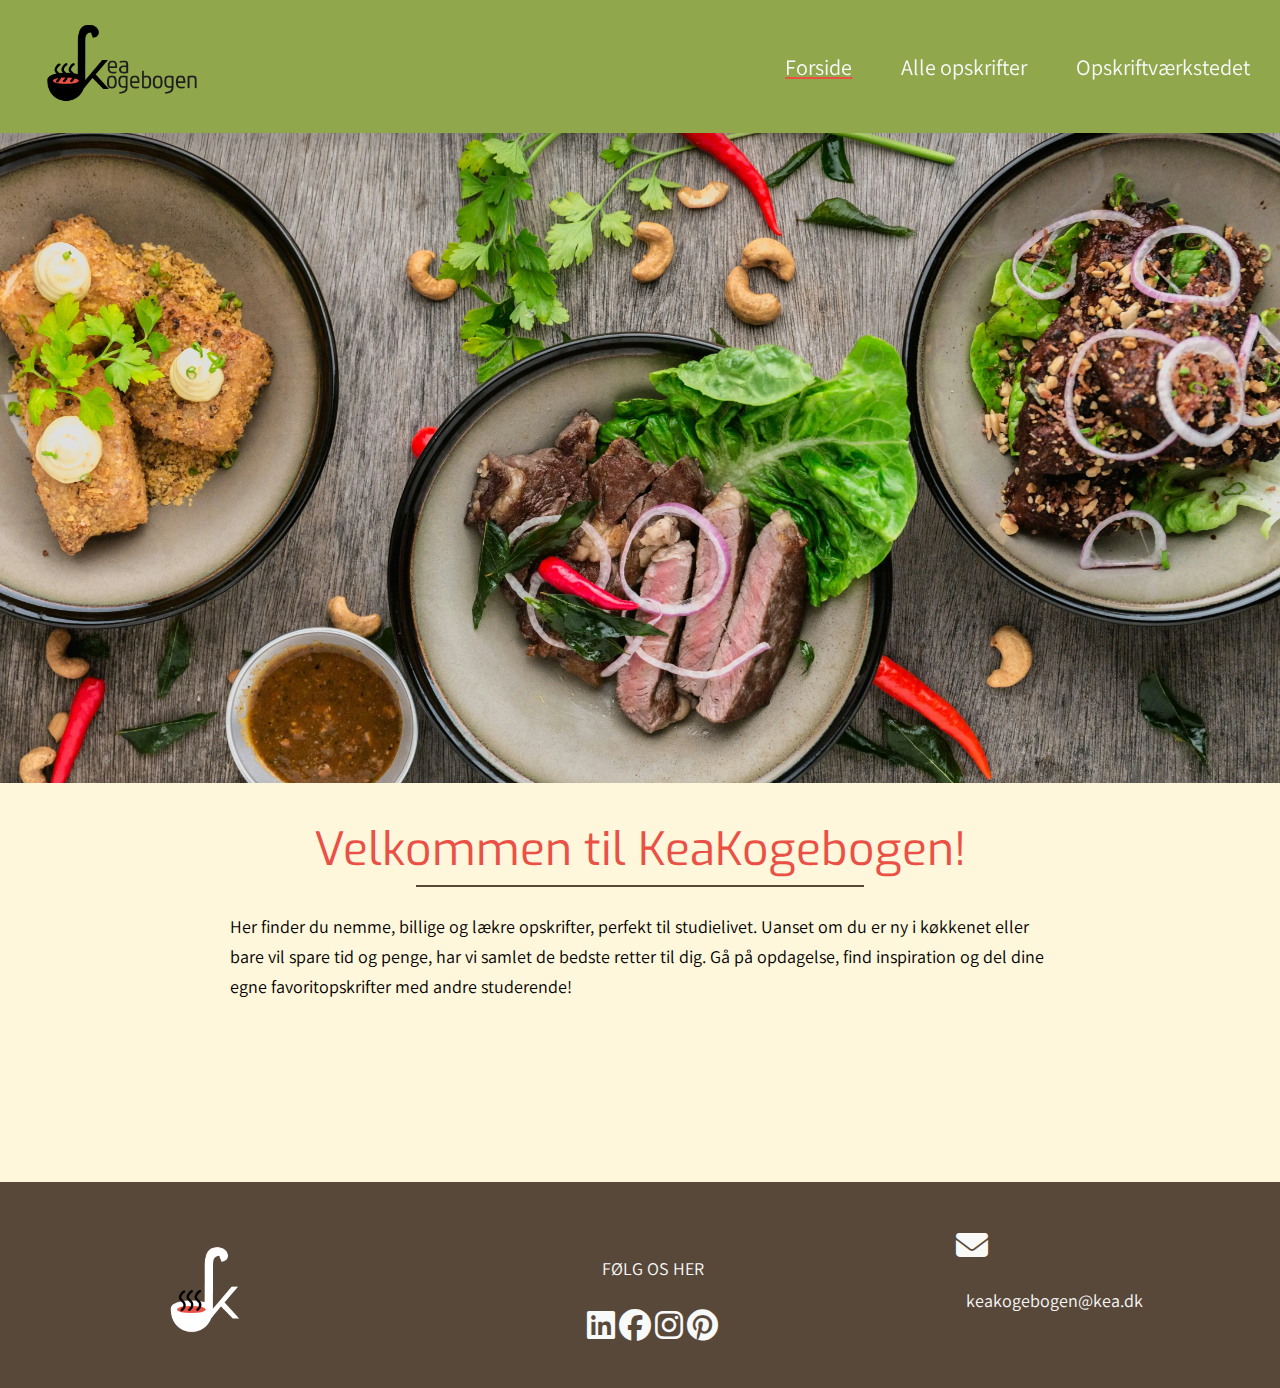
<file: index.html>
<!DOCTYPE html>
<html lang="Da">

<head>
    <meta charset="UTF-8">
    <meta name="viewport" content="width=device-width, initial-scale=1.0">
    <title>KeaKogebogen</title>
    <link rel="icon" href="assets/img/favicon.svg">
    <link rel="stylesheet" href="./css/faeles.css">
    <link rel="stylesheet" href="./css/index.css">
    <script src="js/index.js" defer></script>
    <script src="/js/menu.js" defer></script>
    <link rel="stylesheet" href="./css/faeles.css">
    <link rel="stylesheet" href="https://cdnjs.cloudflare.com/ajax/libs/font-awesome/6.5.1/css/all.min.css">
    <link rel="preconnect" href="https://fonts.googleapis.com">
    <link rel="preconnect" href="https://fonts.googleapis.com">


    <link rel="preconnect" href="https://fonts.googleapis.com">
    <link rel="preconnect" href="https://fonts.gstatic.com" crossorigin>
    <link href="https://fonts.googleapis.com/css2?family=Assistant:wght@200..800&display=swap" rel="stylesheet">

    <link rel="preconnect" href="https://fonts.googleapis.com">
    <link rel="preconnect" href="https://fonts.gstatic.com" crossorigin>
    <link
        href="https://fonts.googleapis.com/css2?family=Assistant:wght@200..800&family=Exo:ital,wght@0,100..900;1,100..900&display=swap"
        rel="stylesheet">


    <link rel="preconnect" href="https://fonts.gstatic.com" crossorigin>
    <link
        href="https://fonts.googleapis.com/css2?family=Anton&family=Exo:ital,wght@0,100..900;1,100..900&family=Farro:wght@300;400;500;700&family=Roboto:ital,wght@0,100..900;1,100..900&display=swap"
        rel="stylesheet">


</head>

<body>
    <header class="header">
        <div class="logo">
            <a href="index.html">
                <img src="/assets/img/Logo.png" alt="Logo">
            </a>
        </div>
        <nav>
            <ul class="menu">
                <li class="aktiv"><a href="index.html">Forside</a></li>
                <li><a href="produktliste.html">Alle opskrifter</a></li>

                <li><a href="opskrifter.html">Opskriftværkstedet</a></li>
            </ul>
        </nav>

        <div class="burger">
            <div class="line"></div>
            <div class="line"></div>
            <div class="line"></div>
        </div>
    </header>
    <img class="hero" src="/assets/img/hero_image.webp" alt="">
    <main>




        <h1>Velkommen til KeaKogebogen!</h1>
        <hr class="line">
        <p class="tekst">

            Her finder du nemme, billige og lækre opskrifter, perfekt til studielivet. Uanset om du er ny i køkkenet
            eller bare vil
            spare tid og penge, har vi samlet de bedste retter til dig.

            Gå på opdagelse, find inspiration og del dine egne favoritopskrifter med andre studerende! </p>
        <div class="grid_1-1-1-1">


        </div>




    </main>
    <footer>
        <div class="logo_footer">
            <a href="index.html">
                <img src="/assets/img/white_logo.png" alt="Logo">
            </a>
        </div>

        <div class="icons">
            <div>
                <p> FØLG OS HER</p>
                <div>
                    <i class="fab fa-linkedin fa-2x"></i>

                    <i class="fab fa-facebook fa-2x"></i>

                    <i class="fab fa-instagram fa-2x"></i>

                    <i class="fab fa-pinterest fa-2x"></i>
                </div>
            </div>
        </div>

        <div class="mail"><i class="fas fa-envelope fa-2x"></i>
            <p>keakogebogen@kea.dk</p>
        </div>
    </footer>
</body>

</html>
</file>
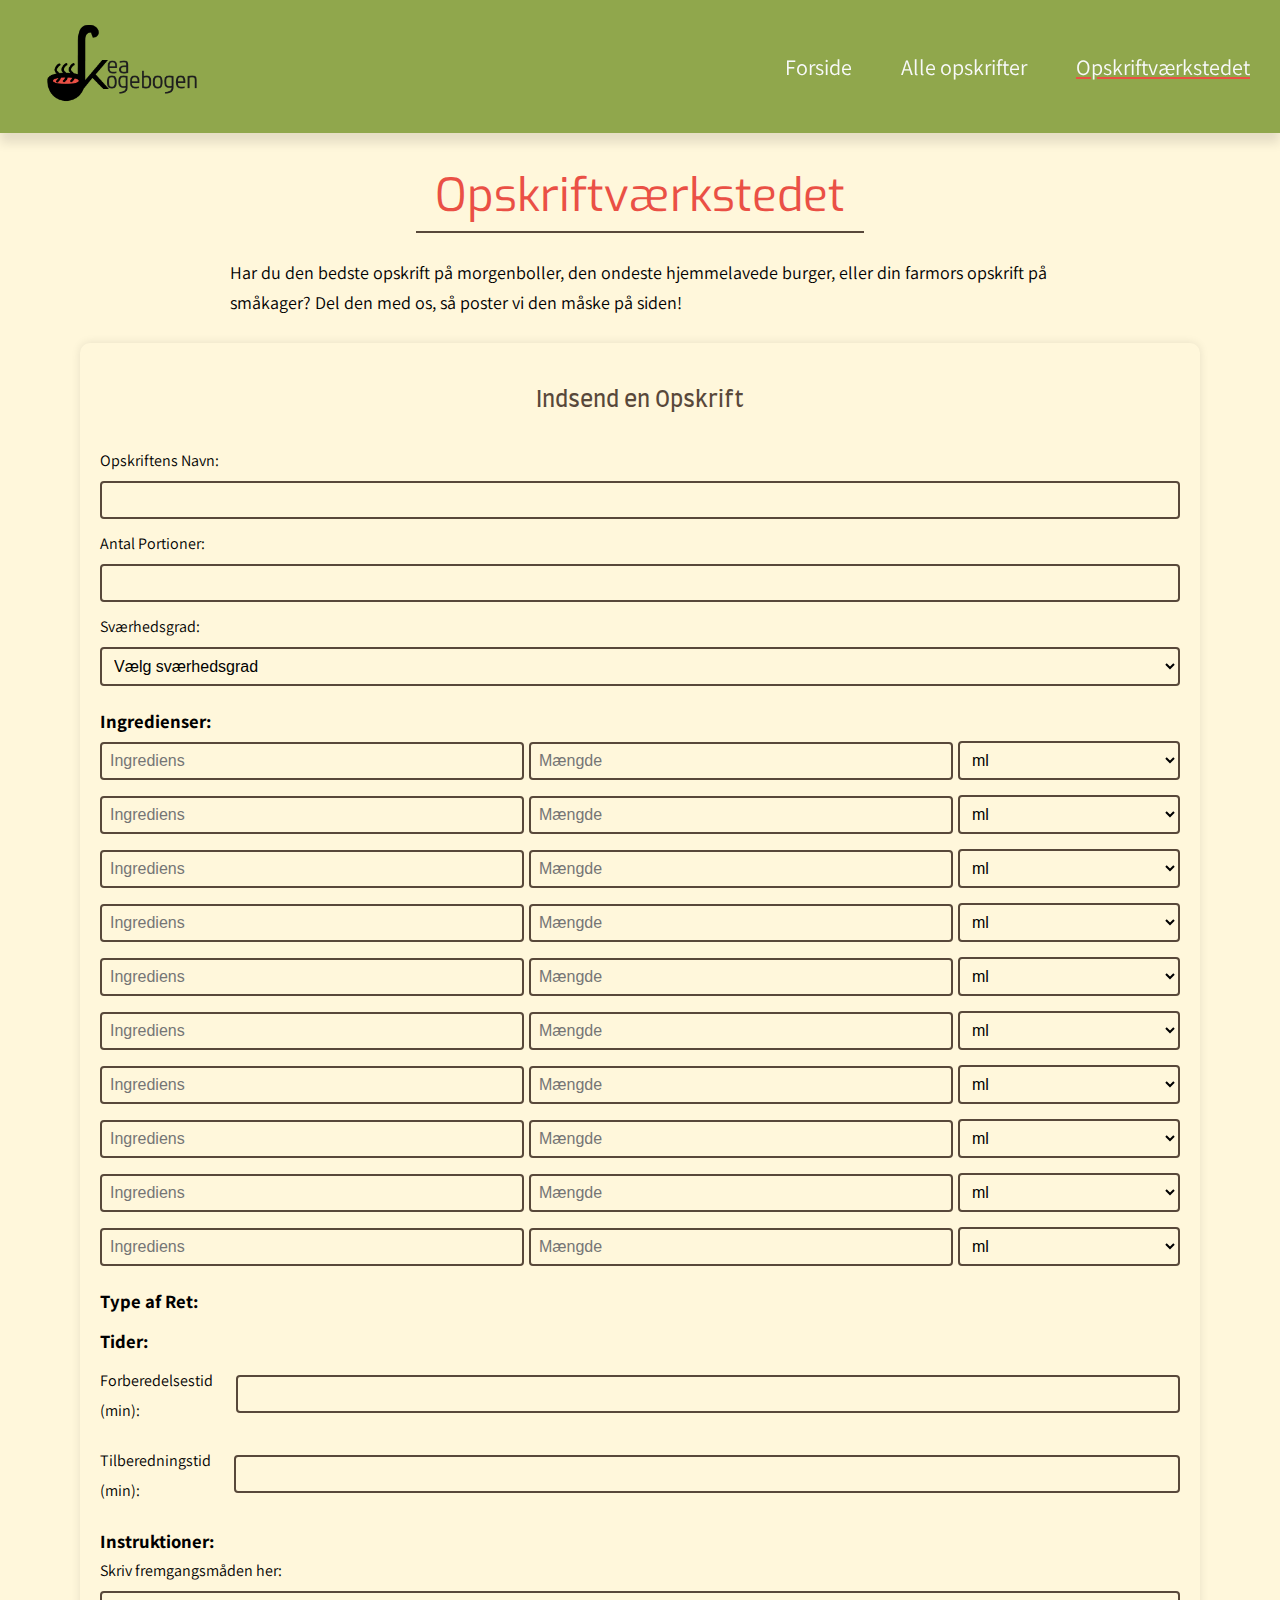
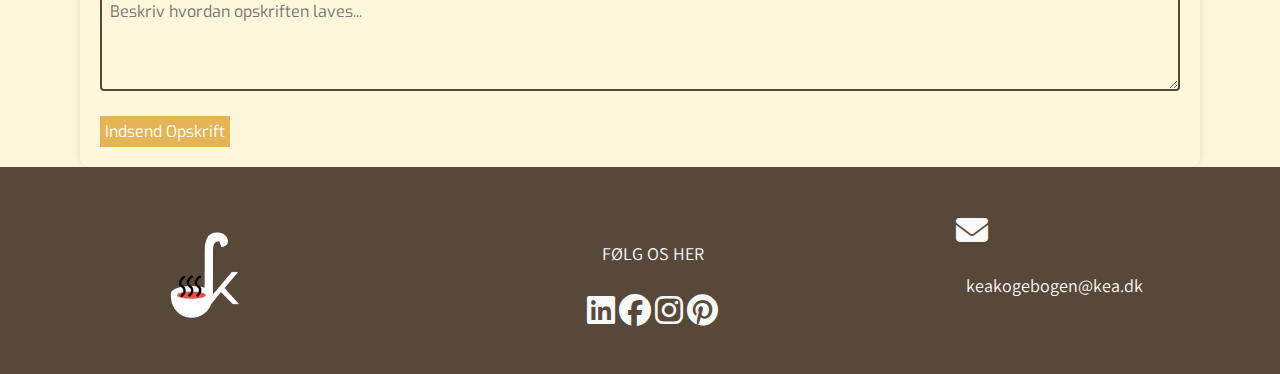
<file: opskrifter.html>
<!DOCTYPE html>
<html lang="da">

<head>
    <meta charset="UTF-8">
    <meta name="viewport" content="width=device-width, initial-scale=1.0">
    <title>Opskriftværkstedet</title>
    <link rel="icon" href="assets/img/favicon.svg">
    <link rel="stylesheet" href="css/faeles.css">
    <link rel="stylesheet" href="./css/opskrift.css">
    <script src="/js/menu.js" defer></script>
    <script src="js/opskrift.js" defer></script>

    <link rel="stylesheet" href="https://cdnjs.cloudflare.com/ajax/libs/font-awesome/6.5.1/css/all.min.css">
    <link rel="preconnect" href="https://fonts.googleapis.com">
    <link rel="preconnect" href="https://fonts.googleapis.com">


    <link rel="preconnect" href="https://fonts.googleapis.com">
    <link rel="preconnect" href="https://fonts.gstatic.com" crossorigin>
    <link href="https://fonts.googleapis.com/css2?family=Assistant:wght@200..800&display=swap" rel="stylesheet">

    <link rel="preconnect" href="https://fonts.googleapis.com">
    <link rel="preconnect" href="https://fonts.gstatic.com" crossorigin>
    <link
        href="https://fonts.googleapis.com/css2?family=Assistant:wght@200..800&family=Exo:ital,wght@0,100..900;1,100..900&display=swap"
        rel="stylesheet">
    <link rel="preconnect" href="https://fonts.gstatic.com" crossorigin>
    <link
        href="https://fonts.googleapis.com/css2?family=Anton&family=Exo:ital,wght@0,100..900;1,100..900&family=Farro:wght@300;400;500;700&family=Roboto:ital,wght@0,100..900;1,100..900&display=swap"
        rel="stylesheet">

</head>

<body>
    <header class="header">
        <div class="logo">
            <a href="index.html">
                <img src="/assets/img/Logo.png" alt="Logo">
            </a>
        </div>
        <nav>
            <ul class="menu">
                <li><a href="index.html">Forside</a></li>
                <li><a href="produktliste.html">Alle opskrifter</a></li>

                <li class="aktiv"><a href="/html/opskrifter.html">Opskriftværkstedet</a></li>
            </ul>
        </nav>

        <div class="burger">
            <div class="line"></div>
            <div class="line"></div>
            <div class="line"></div>
        </div>
    </header>
    <main>
        <h1>Opskriftværkstedet</h1>
        <hr class="line">
        <p class="tekst">Har du den bedste opskrift på morgenboller, den ondeste
            hjemmelavede burger, eller din farmors opskrift på småkager? Del den med os, så poster vi den måske på
            siden!</p>

        <form id="recipeForm">
            <h2>Indsend en Opskrift</h2>

            <label for="recipeName">Opskriftens Navn:</label>
            <input type="text" id="recipeName" name="recipeName" required>

            <label for="servings">Antal Portioner:</label>

            <input type="number" id="servings" name="servings" min="1" required>

            <label for="difficulty">Sværhedsgrad:</label>

            <select id="difficulty" name="difficulty" required>
                <option value="">Vælg sværhedsgrad</option>
                <option value="easy">Easy</option>
                <option value="medium">Medium</option>
                <option value="hard">Hard</option>
            </select>

            <h3>Ingredienser:</h3>
            <div id="ingredients">
                <!-- JavaScript tilføjer felter her -->
            </div>

            <h3>Type af Ret:</h3>
            <div id="typeOptions">
                <!-- JavaScript indsætter mealType checkboxes her -->

            </div>

            <h3>Tider:</h3>
            <div class="time-input">
                <label for="prepTime">Forberedelsestid (min):</label>
                <input type="number" id="prepTime" name="prepTime" min="0" required>
            </div>

            <div class="time-input">
                <label for="cookTime">Tilberedningstid (min):</label>
                <input type="number" id="cookTime" name="cookTime" min="0" required>
            </div>

            <h3>Instruktioner:</h3>
            <label for="instructions">Skriv fremgangsmåden her:</label>
            <textarea id="instructions" name="instructions" rows="5" placeholder="Beskriv hvordan opskriften laves..."
                required></textarea>

            <button type="submit">Indsend Opskrift</button>
        </form>


    </main>
    <footer>
        <div class="logo_footer">
            <a href="index.html">
                <img src="/assets/img/white_logo.png" alt="Logo">
            </a>
        </div>

        <div class="icons">
            <div>
                <p> FØLG OS HER</p>
                <div>
                    <i class="fab fa-linkedin fa-2x"></i>

                    <i class="fab fa-facebook fa-2x"></i>

                    <i class="fab fa-instagram fa-2x"></i>

                    <i class="fab fa-pinterest fa-2x"></i>
                </div>
            </div>
        </div>

        <div class="mail"><i class="fas fa-envelope fa-2x"></i>
            <p>keakogebogen@kea.dk</p>
        </div>
    </footer>
</body>
</file>
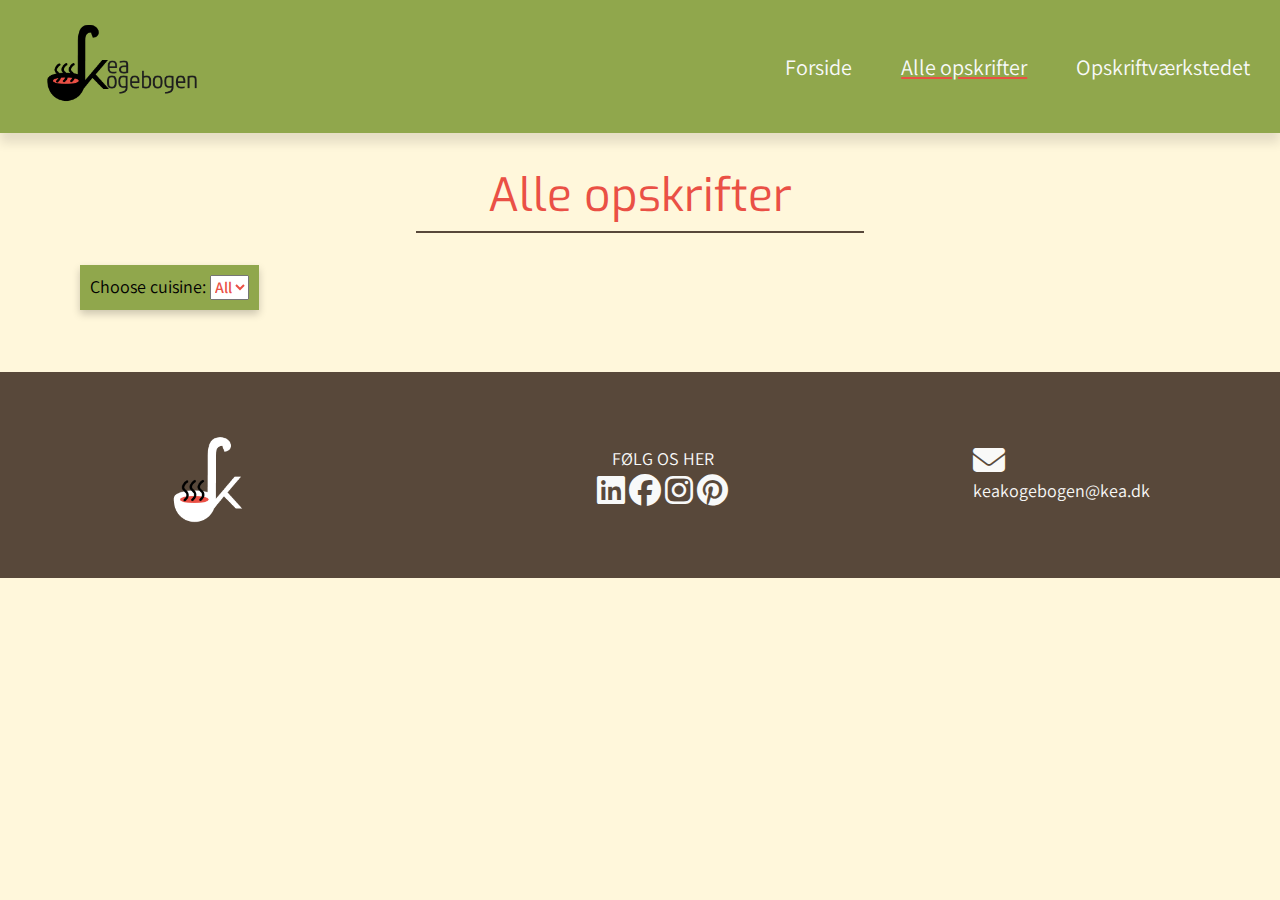
<file: produktliste.html>
<!DOCTYPE html>
<html lang="da">

<head>
    <meta charset="UTF-8">
    <meta name="viewport" content="width=device-width, initial-scale=1.0">
    <title>Opskrifter</title>
    <link rel="icon" href="assets/img/favicon.svg">
    <link rel="stylesheet" href="/css/faeles.css">
    <link rel="stylesheet" href="css/produktliste.css">
    <script src="js/produktliste.js" defer></script>
    <script src="/js/menu.js" defer></script>
    <script src="/js/filter.js" defer></script>

    <link rel="stylesheet" href="./css/faeles.css">
    <link rel="stylesheet" href="https://cdnjs.cloudflare.com/ajax/libs/font-awesome/6.5.1/css/all.min.css">
    <link rel="preconnect" href="https://fonts.googleapis.com">
    <link rel="preconnect" href="https://fonts.googleapis.com">


    <link rel="preconnect" href="https://fonts.googleapis.com">
    <link rel="preconnect" href="https://fonts.gstatic.com" crossorigin>
    <link href="https://fonts.googleapis.com/css2?family=Assistant:wght@200..800&display=swap" rel="stylesheet">

    <link rel="preconnect" href="https://fonts.googleapis.com">
    <link rel="preconnect" href="https://fonts.gstatic.com" crossorigin>
    <link
        href="https://fonts.googleapis.com/css2?family=Assistant:wght@200..800&family=Exo:ital,wght@0,100..900;1,100..900&display=swap"
        rel="stylesheet">


    <link rel="preconnect" href="https://fonts.gstatic.com" crossorigin>
    <link
        href="https://fonts.googleapis.com/css2?family=Anton&family=Exo:ital,wght@0,100..900;1,100..900&family=Farro:wght@300;400;500;700&family=Roboto:ital,wght@0,100..900;1,100..900&display=swap"
        rel="stylesheet">

</head>

<body>
    <header class="header">
        <div class="logo">
            <a href="index.html">
                <img src="/assets/img/Logo.png" alt="Logo">
            </a>
        </div>
        <nav>
            <ul class="menu">
                <li><a href="index.html">Forside</a></li>
                <li class="aktiv"><a href="produktliste.html">Alle opskrifter</a></li>

                <li><a href="opskrifter.html">Opskriftværkstedet</a></li>
            </ul>
        </nav>

        <div class="burger">
            <div class="line"></div>
            <div class="line"></div>
            <div class="line"></div>
        </div>
    </header>

    <main>

        <h1 class="kategori"></h1>
        <hr class="line">

        <div class="filter">
            <label for="cuisine"> Choose cuisine: </label>
            <select id="cuisine">
                <option value="All">All</option>
            </select>



        </div>


        <div class="product_list_container"></div>
    </main>

    <footer>
        <div class="logo_footer">
            <a href="index.html">
                <img src="/assets/img/white_logo.png" alt="Logo">
            </a>
        </div>

        <div class="icons">
            <div>
                <p> FØLG OS HER</p>
                <div>
                    <i class="fab fa-linkedin fa-2x"></i>

                    <i class="fab fa-facebook fa-2x"></i>

                    <i class="fab fa-instagram fa-2x"></i>

                    <i class="fab fa-pinterest fa-2x"></i>
                </div>
            </div>
        </div>

        <div class="mail"><i class="fas fa-envelope fa-2x"></i>
            <p>keakogebogen@kea.dk</p>
        </div>
    </footer>
</body>

</html>
</file>
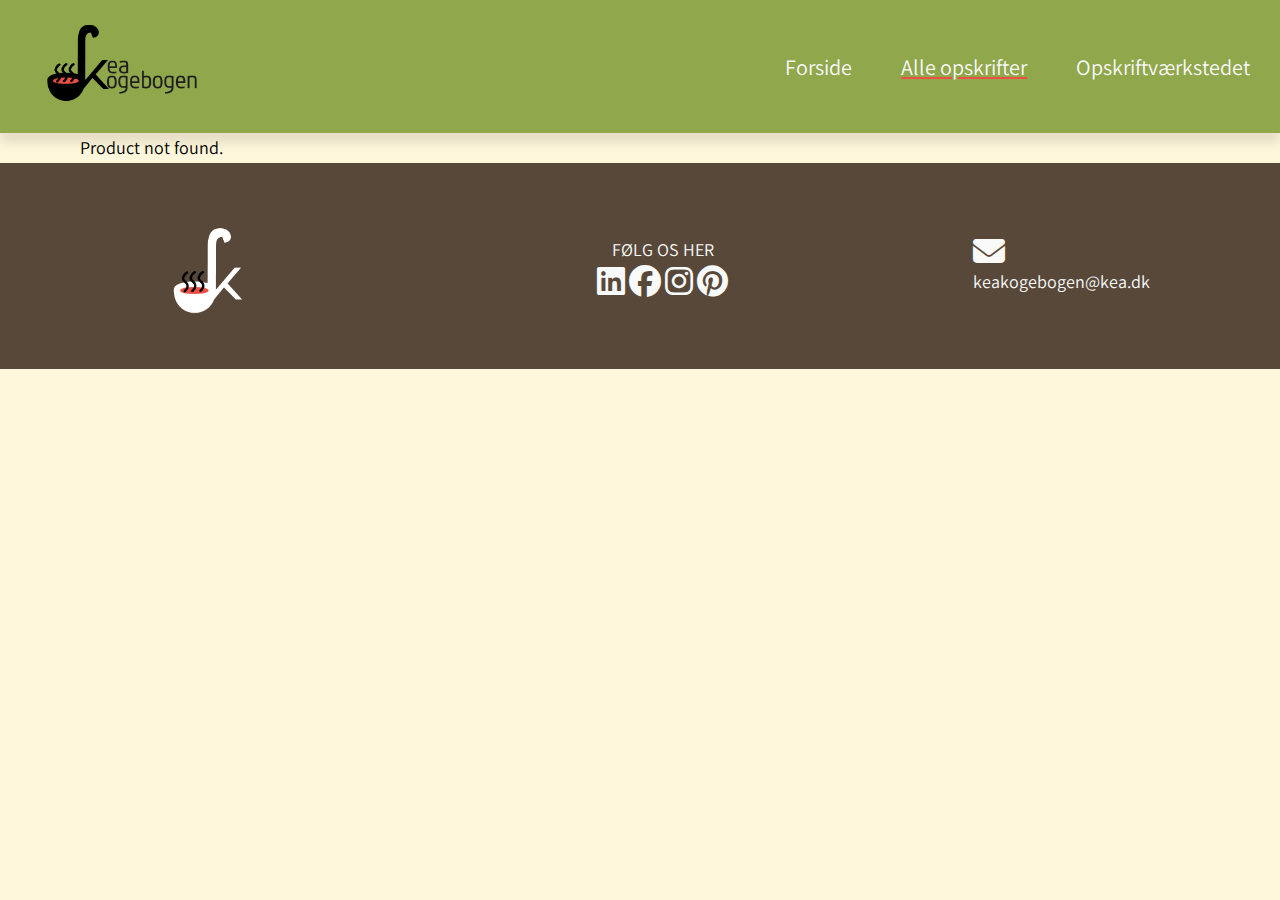
<file: singleview.html>
<!DOCTYPE html>
<html lang="da">

<head>
    <meta charset="UTF-8">
    <meta name="viewport" content="width=device-width, initial-scale=1.0">
    <title>Opskrift</title>
    <link rel="icon" href="assets/img/favicon.svg">
    <link rel="stylesheet" href="./css/singleview.css">
    <link rel="stylesheet" href="./css/faeles.css">
    <link rel="stylesheet" href="https://cdnjs.cloudflare.com/ajax/libs/font-awesome/6.5.1/css/all.min.css">
    <link rel="preconnect" href="https://fonts.googleapis.com">
    <link rel="preconnect" href="https://fonts.googleapis.com">


    <link rel="preconnect" href="https://fonts.googleapis.com">
    <link rel="preconnect" href="https://fonts.gstatic.com" crossorigin>
    <link href="https://fonts.googleapis.com/css2?family=Assistant:wght@200..800&display=swap" rel="stylesheet">

    <link rel="preconnect" href="https://fonts.googleapis.com">
    <link rel="preconnect" href="https://fonts.gstatic.com" crossorigin>
    <link
        href="https://fonts.googleapis.com/css2?family=Assistant:wght@200..800&family=Exo:ital,wght@0,100..900;1,100..900&display=swap"
        rel="stylesheet">


    <link rel="preconnect" href="https://fonts.gstatic.com" crossorigin>
    <link
        href="https://fonts.googleapis.com/css2?family=Anton&family=Exo:ital,wght@0,100..900;1,100..900&family=Farro:wght@300;400;500;700&family=Roboto:ital,wght@0,100..900;1,100..900&display=swap"
        rel="stylesheet">
    <script src="./js/singleview.js" defer></script>
    <script src="./js/menu.js" defer></script>

</head>

<body>
    <header class="header">
        <div class="logo">
            <a href="index.html">
                <img src="/assets/img/Logo.png" alt="Logo">
            </a>
        </div>
        <nav>
            <ul class="menu">
                <li><a href="index.html">Forside</a></li>
                <li class="aktiv"><a href="produktliste.html">Alle opskrifter</a></li>

                <li><a href="opskrifter.html">Opskriftværkstedet</a></li>
            </ul>
        </nav>

        <div class="burger">
            <div class="line"></div>
            <div class="line"></div>
            <div class="line"></div>
        </div>
    </header>

    <main>
        <div><a href="produktliste.html"><i class='fas fa-arrow-left' style='font-size:36px'></i></a>

        </div>

        <article class="grid_singleview">
        </article>

    </main>

    <footer>
        <div class="logo_footer">
            <a href="index.html">
                <img src="/assets/img/white_logo.png" alt="Logo">
            </a>
        </div>

        <div class="icons">
            <div>
                <p> FØLG OS HER</p>
                <div>
                    <i class="fab fa-linkedin fa-2x"></i>

                    <i class="fab fa-facebook fa-2x"></i>

                    <i class="fab fa-instagram fa-2x"></i>

                    <i class="fab fa-pinterest fa-2x"></i>
                </div>
            </div>
        </div>

        <div class="mail"><i class="fas fa-envelope fa-2x"></i>
            <p>keakogebogen@kea.dk</p>
        </div>
    </footer>
</body>

</html>
</file>
<file: css/faeles.css>
/**
 * farvekoder
 *
 * @format
 */

/* 
##EA5045
#58483A
#E4B455
#476E12
#FFF7DB
#90A74C
*/

/* fonte */
/* 
font-family: "EXO"
font-family: "Assistant" 
font-family: "Farro"
*/
:root {
  --primary: #fff7db;
  --secondary: #e4b455;
  --accent: #ea5045;
  --brown: #58483a;
  --green: #476e12;
  --lightgreen: #90a74c;

  --space-xs: 16px;
  --space-sm: 20px;
  --space-md: 38px;

  --space-lg: 18px;
  --space-xl: 22px;
  --space-xxl: 46px;
}

* {
  margin: 0;
  padding: 0;
  box-sizing: border-box;
}
main {
  max-width: 1200px;
  margin-inline: auto;
  padding-inline: 40px;
}
body {
  background-color: var(--primary);
}
header {
  position: sticky;
  top: 0;
  display: flex;
  justify-content: space-between;
  align-items: center;
  padding: 20px;
  background-color: var(--lightgreen);
  box-shadow: 0 10px 10px rgba(0, 0, 0, 0.1);
  z-index: 20;
}
.logo img {
  width: 60%;
}

nav {
  display: flex;
  align-items: center;
}

.menu {
  display: flex;
  list-style: none;
  margin: 0;
  padding: 0;
  gap: 1.8rem;
}

.menu li {
  margin: 0;
}

.menu a {
  display: block;
  padding: 10px;
  color: #f8f9f9;
  text-decoration: none;
  font-size: 22px;
  font-family: "Assistant";
  font-weight: 400;
  transition: color 0.3s;
}

.menu a:hover {
  color: var(--accent);
}

.burger {
  width: 30px;
  height: 20px;
  cursor: pointer;
}

.burger .line {
  width: 100%;
  height: 3px;
  background-color: #f8f9f9;
  margin-bottom: 5px;
  transition: 0.2s linear;
}
.burger {
  display: none;
}
@media screen and (max-width: 800px) {
  .menu {
    display: none;
  }
  .burger {
    display: block;
  }
  .burger.active .line:nth-child(1) {
    transform: rotate(45deg) translate(5px, 5px);
    transition: 0.2s linear;
  }

  .burger.active .line:nth-child(2) {
    opacity: 0;
    transition: 0.15s linear;
  }

  .burger.active .line:nth-child(3) {
    transform: rotate(-45deg) translate(5px, -5px);
    transition: 0.2s linear;
  }

  nav.active .menu {
    display: block;
    background-color: var(--lightgreen);
    position: absolute;
    top: 100%;
    left: 180px;
    width: 100%;
    box-shadow: 0 5px 5px rgba(0, 0, 0, 0.4);
    z-index: 1;
  }

  nav.active .menu li {
    margin: 10px 20px;
  }

  nav.active .menu a {
    font-size: 20px;
  }
}

/*footer*/
footer {
  display: grid;
  grid-template-columns: 1fr;
  grid-template-rows: auto auto auto;
  align-items: center;
  background-color: var(--brown);
  color: #f9f9f8;

  width: 100%;
  margin: 0;
  font-size: 16px;
  gap: 80px;
  padding: 1rem 3rem;
}

.logo_footer,
.icons,
.mail {
  margin: 0 auto;
}
.logo_footer img {
  width: 60%;
}

@media (min-width: 800px) {
  footer {
    flex-grow: 1;
    display: flex;
    align-items: center;
  }
  footer p {
    text-align: center;
  }

  .icons {
    display: grid;
    grid-template-rows: auto;
    color: #f8f9f9;
    display: flex;
    align-items: center;
  }
}

/*font*/
h1 {
  font-family: "Exo";
  font-size: var(--space-md);
  color: var(--accent);
  font-weight: 400;
  text-align: center;
  margin-top: 2rem;
  margin-bottom: 5px;
}

h2 {
  font-family: "Farro";
  color: var(--brown);
  font-weight: 400;
  font-size: var(--space-sm);
  text-align: center;
  padding-top: 2%;
  padding-bottom: 2%;
}

a {
  font-family: "Assistant";
}

li {
  font-family: "Assistant";
  font-size: 16px;
  font-weight: 300;
  line-height: 30px;
  margin-bottom: 10px;
}

p {
  font-family: "Assistant";
  font-size: var(--space-xs);
  font-weight: 400;
  line-height: 30px;
}
ol li::marker {
  font-weight: 500;
  color: var(--accent);
  font-size: 20px;
}
.line {
  border: none;
  height: 2px;
  background-color: var(--brown);
  margin: 0 auto;
  width: 40%;
  margin-bottom: 1rem;
}
@media (min-width: 800px) {
  p {
    font-size: var(--space-lg);
  }
  h2 {
    font-size: var(--space-xl);
  }
  h1 {
    font-size: var(--space-xxl);
  }
  li {
    font-size: 18px;
  }
}

.aktiv {
  text-decoration: underline;
  text-decoration-color: var(--accent);

  transition: text-decoration-color 0.3s ease-in-out;
}

.aktiv:hover {
  text-decoration-color: var(--brown);
}
</file>
<file: css/index.css>
a {
  text-decoration: none;
}

* {
  margin: 0;
  padding: 0;
  box-sizing: border-box;
}

main {
  max-width: 1500px;
  margin-inline: auto;
  padding-inline: 40px;
}

.grid_1-1-1-1 {
  display: grid;
  grid-template-columns: repeat(auto-fit, minmax(250px, 2fr));
  gap: 20px;
  margin-top: 80px;
  margin-bottom: 100px;
}

.tekst {
  max-width: 900px;
  margin-inline: auto;
  padding-inline: 40px;
  margin-bottom: 3fr;
}

hr,
.line {
  width: 700px;
  border: none;
  max-width: 80%;
  margin-inline: auto;

  margin-bottom: 25px;
}

.kategorier {
  margin: 0 auto;
}

.kategorier h2 {
  text-align: center;
}

.cirkel {
  width: 200px;
  height: 200px;
  border-radius: 50%;
  border: 10px solid #90a74c;
  background-image: url("https://cdn.dummyjson.com/recipe-images/1.webp");
  background-size: cover;
  background-position: center;
  margin-bottom: 10px;
}

.cirkel:hover {
  animation-name: cirkel_kf;
  animation-duration: 0.9s;
  animation-iteration-count: infinite;
  animation-timing-function: cubic-bezier(0.39, 0.58, 0.57, 1);
}

@keyframes cirkel_kf {
  0% {
    scale: 1;
  }

  50% {
    scale: 1.1;
  }
  100% {
    scale: 1;
  }
}

.hero {
  aspect-ratio: 16/9;
  height: 650px;
  width: 100%;
  object-fit: cover;
}

p {
  margin: 25px 10px;
}
</file>
<file: css/opskrift.css>
form {
  padding: 20px;
  border-radius: 10px;
  box-shadow: 0 0 10px rgba(0, 0, 0, 0.1);
  font-family: "Assistant";
  font-size: var(--space-xs);
  font-weight: 400;
  line-height: 30px;
}

label {
  display: block;
  margin-top: 10px;
}

input,
select,
textarea {
  width: 100%;
  padding: 8px;
  margin-top: 5px;
  border: 2px solid #58483a;
  border-radius: 4px;
  background-color: #fff7db;
  font-size: 16px;
  transition: all 0.2s ease-in-out;
}

textarea {
  resize: vertical;
  height: 100px;
  font-family: "Exo";
}

button {
  background-color: #e4b455;
  color: white;
  font-size: 16px;
  cursor: pointer;
  margin-top: 15px;
  font-family: "Exo";
  padding: 5px;
  border: none;
}

button:hover {
  background-color: #90a74c;
}

.time-input {
  display: flex;
  align-items: center;
  margin-top: 10px;
}

/* Mobile-first: Dropdown under ingrediensfelt */
.ingredient {
  display: flex;
  flex-direction: column;
  gap: 5px;
  margin-top: 10px;
}

/* Type-sektionen med checkboxes */
#typeOptions {
  display: flex;
  flex-wrap: wrap;
  gap: 10px;
}

#typeOptions label {
  display: flex;
  align-items: center;
  gap: 10px;
}
/* Grundlæggende styling af checkboxes */
input[type="checkbox"] {
  appearance: none;
  width: 18px;
  height: 18px;
  border: 2px solid #58483a;
  border-radius: 4px;
  background-color: #fff7db;
  display: inline-block;
  position: relative;
  cursor: pointer;
  transition: all 0.2s ease-in-out;
}

/* Styling når checkbox er markeret */
input[type="checkbox"]:checked {
  background-color: #476e12;
  border-color: #90a74c;
}

/* Korrekt styling af checkmark */
input[type="checkbox"]::after {
  content: "";
  display: block;
  width: 4px;
  height: 12px;
  border: solid white;
  border-width: 0 2px 2px 0;
  transform: rotate(45deg);
  position: absolute;
  top: -1px; /* Justerer vertikalt */
  left: 5px; /* Justerer horisontalt */
  opacity: 0;
  transition: opacity 0.2s ease-in-out;
}

/* Gør checkmark synlig, når den er markeret */
input[type="checkbox"]:checked::after {
  opacity: 1;
}

p {
  margin: 25px 10px;
}

h3 {
  margin-top: 20px;
  margin-bottom: -10px;
}
.tekst {
  max-width: 900px;
  margin-inline: auto;
  padding-inline: 40px;
}

/* På skærme over 800px: Dropdown til højre for ingrediensfelt */
@media (min-width: 800px) {
  .ingredient {
    flex-direction: row;
    align-items: center;
  }

  .ingredient input {
    flex: 2;
  }

  .ingredient select {
    flex: 1;
  }
}
</file>
<file: css/produktliste.css>
* {
  margin: 0;
  padding: 0;
  box-sizing: border-box;
}

.product_list_container {
  display: grid;
  grid-template-columns: repeat(auto-fit, minmax(350px, 4fr));
  gap: 20px;
  margin-bottom: 30px;
}

.card {
  position: relative;
  display: grid;
  grid-template-columns: subgrid;
}

.time {
  position: absolute;
  z-index: 1;
  background-color: var(--lightgreen);
  color: white;
  padding: 10px;
  right: 0px;
}

.read_more {
  color: #d39822;
  border-radius: 20px;
  padding: 0px 0px 15px 0px;
  margin: 10px;
  text-align: right;
  font-size: 1.25rem;
}
.info {
  display: flex;
  justify-content: center;
  gap: 20px;
}

.info div {
  display: flex;
  align-items: center;
  gap: 10px;
  margin-bottom: 10px;
}

.pic {
  width: 100%;
  object-fit: cover;
}
.product_list_container h2 {
  margin: 10px 5px;
  font-size: 1.5rem;
}

.info p {
  color: rgb(151, 148, 148);
}

.filter {
  font-family: "assistant";
  font-size: 18px;
  align-items: right;
  background-color: var(--lightgreen);
  padding: 10px;
  width: fit-content;
  margin-bottom: 2rem;
  margin-top: 2rem;
  box-shadow: 0 4px 8px rgba(0, 0, 0, 0.2);
}

#cuisine {
  color: var(--accent);
  font-size: 16px;
  font-weight: 600;
  font-family: "assistant";
}
/* Center single item */
.product_list_container.single-item {
  display: flex;
  justify-content: center;
}

.product_list_container.single-item .card {
  max-width: 400px;
  width: 100%;
}
</file>
<file: css/singleview.css>
.singleview_img img {
  display: block;
  width: 100%;
  margin: 1rem auto;
}

/*Ingredienser*/
.container_singleview {
  background-color: #58483a4f;
  padding: 20px;
  border-radius: 10px;
  box-shadow: 0 4px 8px rgba(0, 0, 0, 0.2);
  width: 300px;
  margin: 0 auto;
  margin-bottom: 2rem;
  max-height: fit-content;
}

.ingredient {
  display: flex;
  gap: 20px;
  padding: 8px 0;
  border-bottom: 2px dotted rgba(255, 255, 255, 0.52);
}
.ingredient:last-child {
  border-bottom: none;
}
.information_singleview {
  margin-top: 2rem;
  margin-bottom: 1rem;
  display: grid;
  grid-template-columns: 1fr 1fr 1fr;
  align-items: last baseline;
}

@media (min-width: 800px) {
  .singleview_img img {
    width: 50%;
    margin-bottom: 1rem;
  }
  .grid_singleview {
    display: grid;
    grid-template-columns: 1fr 1fr;

    margin: 3rem auto;
  }
  .opskrift_singleview {
    padding: 10px;
    width: 80%;
  }
  .information_singleview {
    display: grid;
    grid-template-columns: 1fr 1fr 1fr;
    margin-top: 2rem;

    margin: 0 auto;
    max-width: fit-content;
    margin-bottom: 1rem;
    margin: 0 auto;
    align-items: last baseline;
  }
  .time_singleview {
    text-align: right;
  }
}
/*time*/
</file>
